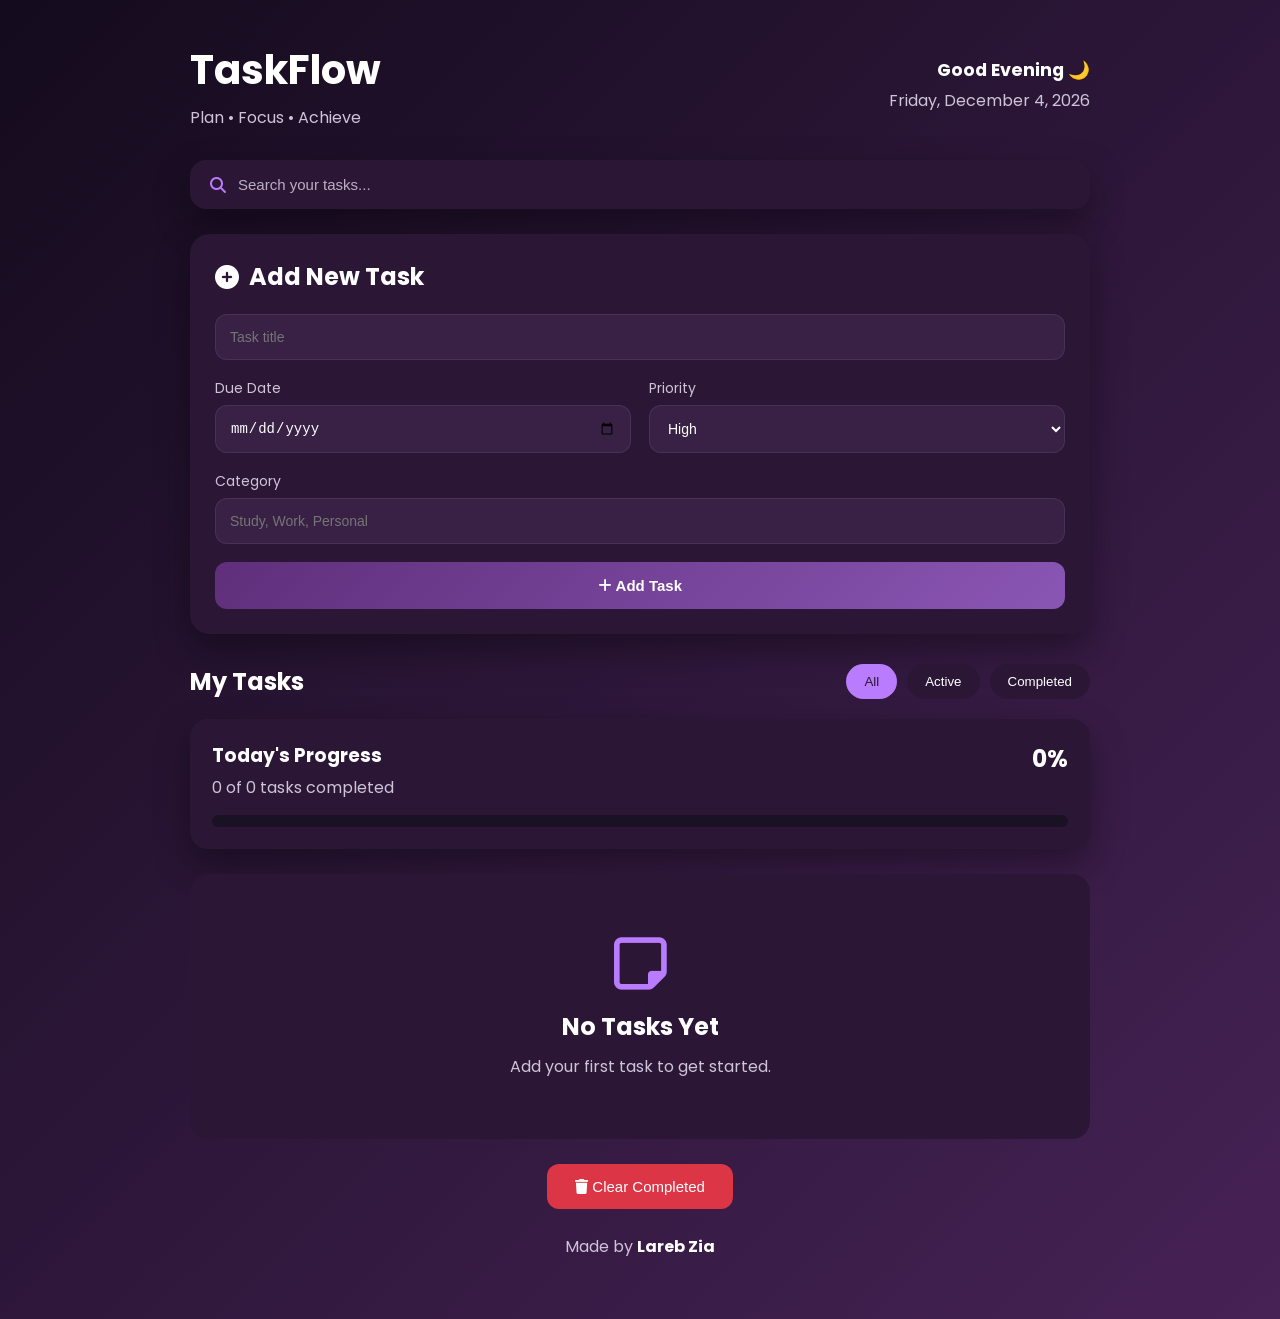
<file: index.html>
<!DOCTYPE html>
<html lang="en">

<head>
    <meta charset="UTF-8">
    <meta name="viewport" content="width=device-width, initial-scale=1.0">
    <title>TaskFlow | Professional Todo App</title>

    <!-- Google Font -->
    <link href="https://fonts.googleapis.com/css2?family=Poppins:wght@300;400;500;600;700&display=swap"
        rel="stylesheet">

    <!-- Font Awesome -->
    <link rel="stylesheet"
        href="https://cdnjs.cloudflare.com/ajax/libs/font-awesome/6.7.2/css/all.min.css">

    <!-- CSS -->
    <link rel="stylesheet" href="style.css">
</head>

<body>

    <div class="container">

        <!-- Header -->
        <header>

            <div class="logo">
                <h1>TaskFlow</h1>
                <p>Plan • Focus • Achieve</p>
            </div>

            <div class="header-right">
                <h3 id="greeting"></h3>
                <span id="todayDate"></span>
            </div>

        </header>

        <!-- Search -->
        <section class="search-box">

            <i class="fa-solid fa-magnifying-glass"></i>

            <input
                type="text"
                id="searchInput"
                placeholder="Search your tasks...">

        </section>

        <!-- Add Task -->
        <form id="taskForm" class="task-form">

            <h2>
                <i class="fa-solid fa-circle-plus"></i>
                Add New Task
            </h2>

            <input
                type="text"
                id="taskInput"
                placeholder="Task title">

            <div class="form-row">

                <div>

                    <label>Due Date</label>

                    <input
                        type="date"
                        id="dueDate">

                </div>

                <div>

                    <label>Priority</label>

                    <select id="priority">

                        <option value="High">High</option>
                        <option value="Medium">Medium</option>
                        <option value="Low">Low</option>

                    </select>

                </div>

            </div>

            <label>Category</label>

            <input
                type="text"
                id="category"
                placeholder="Study, Work, Personal">

            <button type="submit" id="addTaskBtn">

                <i class="fa-solid fa-plus"></i>

                Add Task

            </button>

        </form>

        <!-- Task Header -->

        <section class="task-header">

            <h2>My Tasks</h2>

            <div class="filters">

                <button class="filter active" data-filter="all">
                    All
                </button>

                <button class="filter" data-filter="active">
                    Active
                </button>

                <button class="filter" data-filter="completed">
                    Completed
                </button>

            </div>

        </section>

        <!-- Progress -->

        <section class="progress-card">

            <div class="progress-top">

                <div>

                    <h3>Today's Progress</h3>

                    <p>

                        <span id="completedTasks">0</span> of

                        <span id="totalTasks">0</span>

                        tasks completed

                    </p>

                </div>

                <h2 id="progressText">

                    0%

                </h2>

            </div>

            <div class="progress-bar">

                <div id="progressFill"></div>

            </div>

        </section>

        <!-- Task List -->

        <div id="taskList" class="task-list"></div>

        <!-- Empty State -->

        <div id="emptyState" class="empty-state">

            <i class="fa-regular fa-note-sticky"></i>

            <h2>No Tasks Yet</h2>

            <p>Add your first task to get started.</p>

        </div>

        <!-- Footer Buttons -->

        <div class="bottom-buttons">

            <button id="clearCompleted">

                <i class="fa-solid fa-trash"></i>

                Clear Completed

            </button>

        </div>

        <!-- Footer -->

        <footer>

            Made by <strong>Lareb Zia</strong>

        </footer>

    </div>

    <script src="script.js"></script>

</body>

</html>
</file>
<file: style.css>
/* ==========================
   Google Font & Reset
========================== */

* {
    margin: 0;
    padding: 0;
    box-sizing: border-box;
}

:root {
    --bg: #1a1026;
    --card: #2b1735;
    --primary: #462255;
    --secondary: #6b3f88;
    --accent: #b97cff;
    --text: #ffffff;
    --light: #cfc3da;
    --border: rgba(255,255,255,.08);
    --shadow: 0 15px 35px rgba(0,0,0,.35);
}

body {
    font-family: "Poppins", sans-serif;
    background: linear-gradient(135deg,#140b1d,#462255);
    color: var(--text);
    min-height: 100vh;
    padding: 40px 15px;
}

.container {
    max-width: 900px;
    margin: auto;
}

/* ==========================
   Header
========================== */

header {
    display: flex;
    justify-content: space-between;
    align-items: center;
    margin-bottom: 30px;
}

.logo h1 {
    font-size: 2.5rem;
}

.logo p {
    color: var(--light);
    margin-top: 5px;
}

.header-right {
    text-align: right;
}

.header-right h3 {
    font-size: 1.1rem;
    margin-bottom: 5px;
}

.header-right span {
    color: var(--light);
}

/* ==========================
   Search Box
========================== */

.search-box {
    display: flex;
    align-items: center;
    gap: 12px;
    background: var(--card);
    padding: 16px 20px;
    border-radius: 16px;
    margin-bottom: 25px;
    box-shadow: var(--shadow);
}

.search-box i {
    color: var(--accent);
}

.search-box input {
    width: 100%;
    background: transparent;
    border: none;
    outline: none;
    color: white;
    font-size: 15px;
}

.search-box input::placeholder {
    color: #bcaec8;
}

/* ==========================
   Task Form
========================== */

.task-form {
    background: var(--card);
    padding: 25px;
    border-radius: 20px;
    box-shadow: var(--shadow);
    margin-bottom: 30px;
}

.task-form h2 {
    margin-bottom: 20px;
    display: flex;
    align-items: center;
    gap: 10px;
}

.task-form label {
    display: block;
    margin-bottom: 6px;
    color: var(--light);
    font-size: 14px;
}

.task-form input,
.task-form select {
    width: 100%;
    padding: 14px;
    margin-bottom: 18px;
    border: 1px solid var(--border);
    border-radius: 12px;
    outline: none;
    background: #382145;
    color: white;
    font-size: 14px;
}

.task-form input:focus,
.task-form select:focus {
    border-color: var(--accent);
}

.form-row {
    display: grid;
    grid-template-columns: 1fr 1fr;
    gap: 18px;
}

#addTaskBtn {
    width: 100%;
    padding: 15px;
    border: none;
    border-radius: 12px;
    background: linear-gradient(135deg,#5f2f7b,#8a56b4);
    color: white;
    cursor: pointer;
    font-size: 15px;
    font-weight: 600;
    transition: .3s;
}

#addTaskBtn:hover {
    transform: translateY(-3px);
    box-shadow: 0 12px 20px rgba(138,86,180,.4);
}

/* ==========================
   Task Header
========================== */

.task-header {
    display: flex;
    justify-content: space-between;
    align-items: center;
    margin-bottom: 20px;
}

.filters {
    display: flex;
    gap: 10px;
}

.filter {
    padding: 10px 18px;
    border: none;
    border-radius: 30px;
    background: var(--card);
    color: white;
    cursor: pointer;
    transition: .3s;
}

.filter:hover {
    background: var(--secondary);
}

.filter.active {
    background: var(--accent);
    color: #2a1733;
}

/* ==========================
   Progress Card
========================== */

.progress-card {
    background: var(--card);
    padding: 22px;
    border-radius: 18px;
    margin-bottom: 25px;
    box-shadow: var(--shadow);
}

.progress-top {
    display: flex;
    justify-content: space-between;
    margin-bottom: 15px;
}

.progress-top p {
    color: var(--light);
    margin-top: 5px;
}

.progress-bar {
    width: 100%;
    height: 12px;
    background: #1b1124;
    border-radius: 20px;
    overflow: hidden;
}

#progressFill {
    width: 0%;
    height: 100%;
    background: linear-gradient(90deg,#8a56b4,#d09cff);
    transition: .4s;
}
/* ==========================
   Task List
========================== */

.task-list {
    display: flex;
    flex-direction: column;
    gap: 18px;
    margin-bottom: 25px;
}

.task-card {
    display: flex;
    justify-content: space-between;
    align-items: center;
    background: var(--card);
    padding: 18px;
    border-radius: 16px;
    box-shadow: var(--shadow);
    transition: .3s;
    border-left: 5px solid transparent;
}

.task-card:hover {
    transform: translateY(-4px);
}

.task-card.completed {
    opacity: .75;
}

.task-card.completed .task-title {
    text-decoration: line-through;
}

.task-left {
    display: flex;
    align-items: flex-start;
    gap: 15px;
    flex: 1;
}

.task-left input {
    width: 20px;
    height: 20px;
    margin-top: 5px;
    accent-color: var(--accent);
    cursor: pointer;
}

.task-info {
    width: 100%;
}

.task-title {
    font-size: 18px;
    font-weight: 600;
    margin-bottom: 10px;
}

.task-details {
    display: flex;
    flex-wrap: wrap;
    gap: 10px;
}

.badge {
    padding: 6px 12px;
    border-radius: 30px;
    font-size: 12px;
    font-weight: 500;
}

.category {
    background: #4a295d;
    color: #efd7ff;
}

.date {
    background: #20384c;
    color: #bfe7ff;
}

.high {
    background: #d9534f;
    color: white;
}

.medium {
    background: #f0ad4e;
    color: white;
}

.low {
    background: #5cb85c;
    color: white;
}

/* ==========================
   Buttons
========================== */

.task-actions {
    display: flex;
    gap: 10px;
    margin-left: 20px;
}

.task-actions button {
    width: 42px;
    height: 42px;
    border: none;
    border-radius: 12px;
    cursor: pointer;
    color: white;
    transition: .3s;
}

.task-actions button:hover {
    transform: scale(1.08);
}

.edit-btn {
    background: #4d8dff;
}

.delete-btn {
    background: #dc3545;
}

/* ==========================
   Empty State
========================== */

.empty-state {
    display: none;
    text-align: center;
    padding: 60px 20px;
    background: var(--card);
    border-radius: 18px;
    margin-bottom: 25px;
}

.empty-state i {
    font-size: 60px;
    color: var(--accent);
    margin-bottom: 15px;
}

.empty-state h2 {
    margin-bottom: 10px;
}

.empty-state p {
    color: var(--light);
}

/* ==========================
   Bottom Button
========================== */

.bottom-buttons {
    text-align: center;
    margin-bottom: 25px;
}

#clearCompleted {
    padding: 14px 28px;
    border: none;
    border-radius: 12px;
    background: #dc3545;
    color: white;
    cursor: pointer;
    font-size: 15px;
    transition: .3s;
}

#clearCompleted:hover {
    background: #b52d3b;
}

/* ==========================
   Footer
========================== */

footer {
    text-align: center;
    color: var(--light);
    padding-bottom: 20px;
}

footer strong {
    color: white;
}

/* ==========================
   Animations
========================== */

.task-card {
    animation: fadeUp .35s ease;
}

@keyframes fadeUp {
    from {
        opacity: 0;
        transform: translateY(15px);
    }
    to {
        opacity: 1;
        transform: translateY(0);
    }
}

/* ==========================
   Responsive
========================== */

@media (max-width:768px) {

    body {
        padding: 25px 15px;
    }

    header {
        flex-direction: column;
        align-items: flex-start;
        gap: 20px;
    }

    .header-right {
        text-align: left;
    }

    .form-row {
        grid-template-columns: 1fr;
    }

    .task-header {
        flex-direction: column;
        align-items: flex-start;
        gap: 15px;
    }

    .filters {
        width: 100%;
        justify-content: space-between;
    }

    .filter {
        flex: 1;
    }

    .task-card {
        flex-direction: column;
        align-items: flex-start;
        gap: 20px;
    }

    .task-actions {
        width: 100%;
        justify-content: flex-end;
        margin-left: 0;
    }

}

@media (max-width:500px) {

    .logo h1 {
        font-size: 34px;
    }

    .task-form {
        padding: 20px;
    }

    .progress-top {
        flex-direction: column;
        gap: 10px;
    }

    .task-details {
        flex-direction: column;
        align-items: flex-start;
    }

}
</file>
